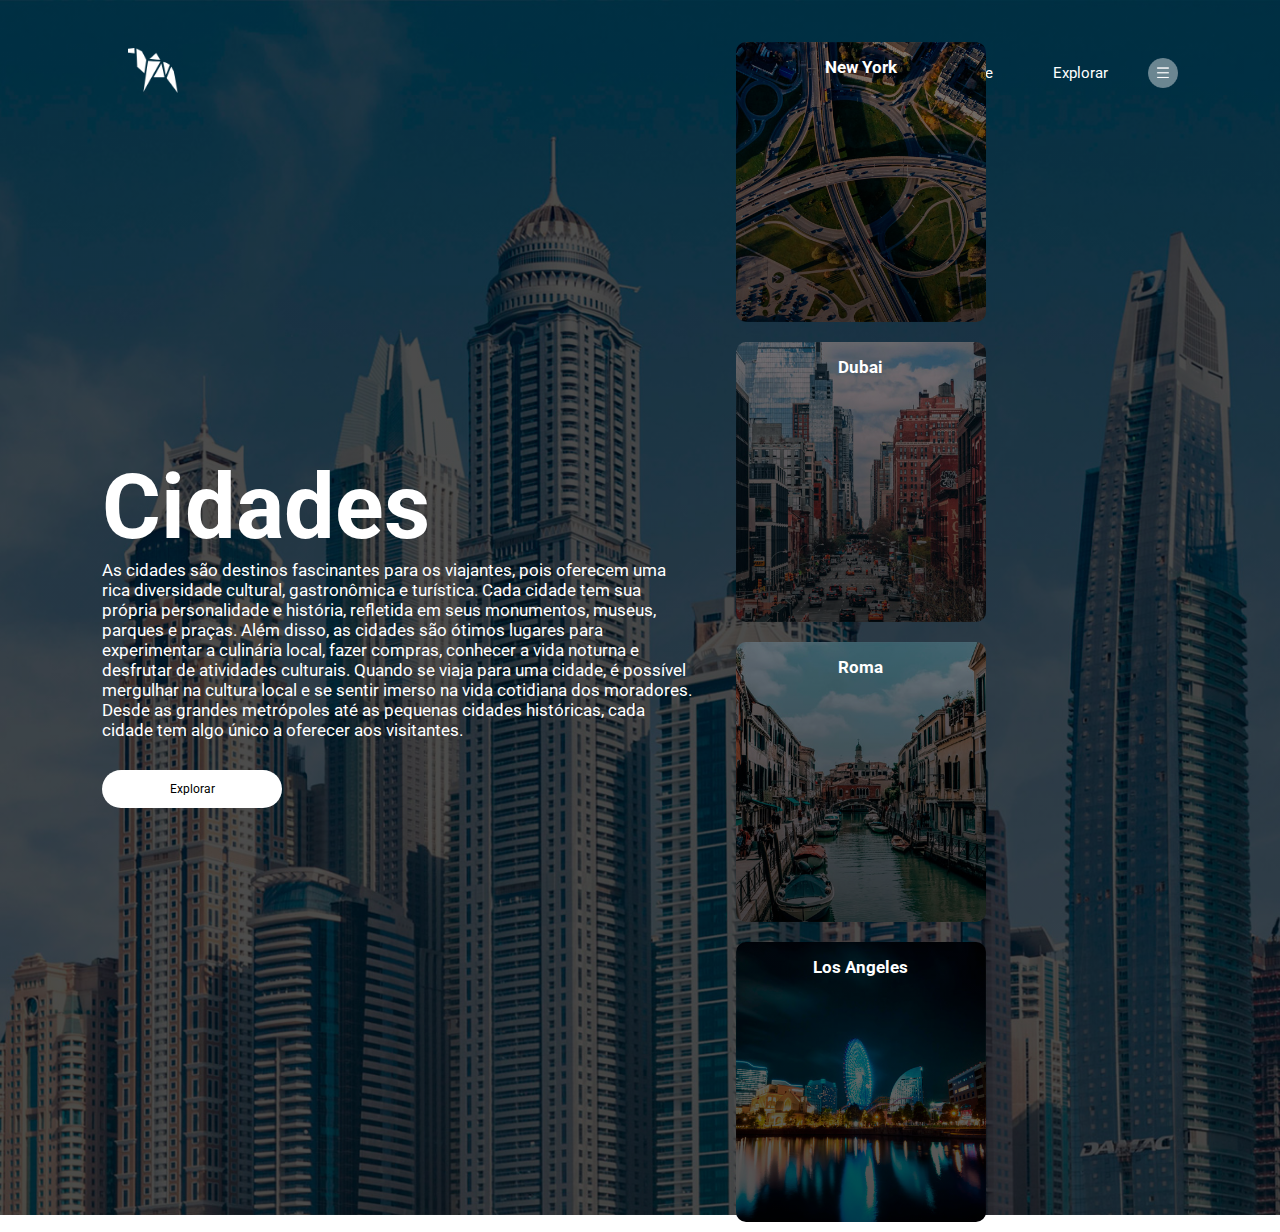
<file: index.html>
<!DOCTYPE html>
<html lang="pt-br">
<head>
    <meta charset="UTF-8">
    <meta http-equiv="X-UA-Compatible" content="IE=edge">
    <meta name="viewport" content="width=device-width, initial-scale=1.0">
    <link rel="stylesheet" href="style.css">
    <link rel="shortcut icon" href="img/favicon.ico" type="image/x-icon">
    <title>City Trip</title>
</head>
<body>
    <div class="container">
        <div class="navbar">
            <a href="index.html"><img src="img/logo.png" alt="logo" class="logo"></a>

            <nav>
                <ul>
                    <li class="marcado"><a href="index.html">Home</a></li>
                    <li><a href="contato.html">Contato</a></li>
                    <li><a href="sobre.html">Sobre</a></li>
                    <li><a href="explorar.html">Explorar</a></li>
                    <img src="img/menu.png" alt="menu" class="menu">
                </ul>
            </nav>
        </div>

        <div class="linha">
            <div class="coluna">
                <div class="cidade">
                <h1>Cidades</h1>
                <p>As cidades são destinos fascinantes para os viajantes, pois oferecem uma rica diversidade cultural, gastronômica e turística. Cada cidade tem sua própria personalidade e história, refletida em seus monumentos, museus, parques e praças. Além disso, as cidades são ótimos lugares para experimentar a culinária local, fazer compras, conhecer a vida noturna e desfrutar de atividades culturais. Quando se viaja para uma cidade, é possível mergulhar na cultura local e se sentir imerso na vida cotidiana dos moradores. Desde as grandes metrópoles até as pequenas cidades históricas, cada cidade tem algo único a oferecer aos visitantes.</p>
                <a href="explorar.html"><button>Explorar</button></a>
                
            </div>
            </div>
        
            <div class="coluna coluna2">
                <div class="carta carta1">
                    <h5>New York</h5>
                    <p>No centro da cidade fica Manhattan, um distrito com alta densidade demográfica que está entre os principais centros comerciais, financeiros e culturais do mundo. Entre seus pontos emblemáticos, destacam-se arranha-céus, como o Empire State Building, e o enorme Central Park. O teatro da Broadway fica em meio às luzes de neon da Times Square.</p>
                </div>
    
                <div class="carta carta2">
                    <h5>Dubai</h5>
                    <p>É uma cidade e um emirado dos Emirados Árabes Unidos conhecida pelos shoppings de luxo, pela arquitetura ultramoderna e pela animada vida noturna. Burj Khalifa, uma torre de 830 metros de altura, domina a linha do horizonte repleta de arranha-céus. Na base, há a Fonte de Dubai, com jatos de água e luzes coreografados ao som de música. </p>
                </div>
    
                <div class="carta carta3">
                    <h5>Roma</h5>
                    <p>É uma cidade cosmopolita, enorme, com quase 3.000 anos de arte, arquitetura e cultura influentes no mundo todo e à mostra. Ruínas antigas como o Fórum e o Coliseu evocam o poder do antigo Império Romano. A Cidade do Vaticano, sede da Igreja Católica Romana, tem a Basílica de São Pedro e os museus do Vaticano, que abrigam obras-primas.</p>
                </div>
    
                <div class="carta carta4">
                    <h5>Los Angeles</h5>
                    <p>É uma grande cidade do sul da Califórnia e também o centro da indústria de cinema e televisão do país. Perto do famoso letreiro de Hollywood, é possível conhecer os bastidores das produções nos estúdios Paramount Pictures, Universal e Warner Brothers. Na Hollywood Boulevard, o TCL Chinese Theatre exibe impressões de mãos e pés de celebridades na Calçada da Fama.</p>
                </div>
            </div>     
        </div>      
    </div>
</body>
</html>
</file>
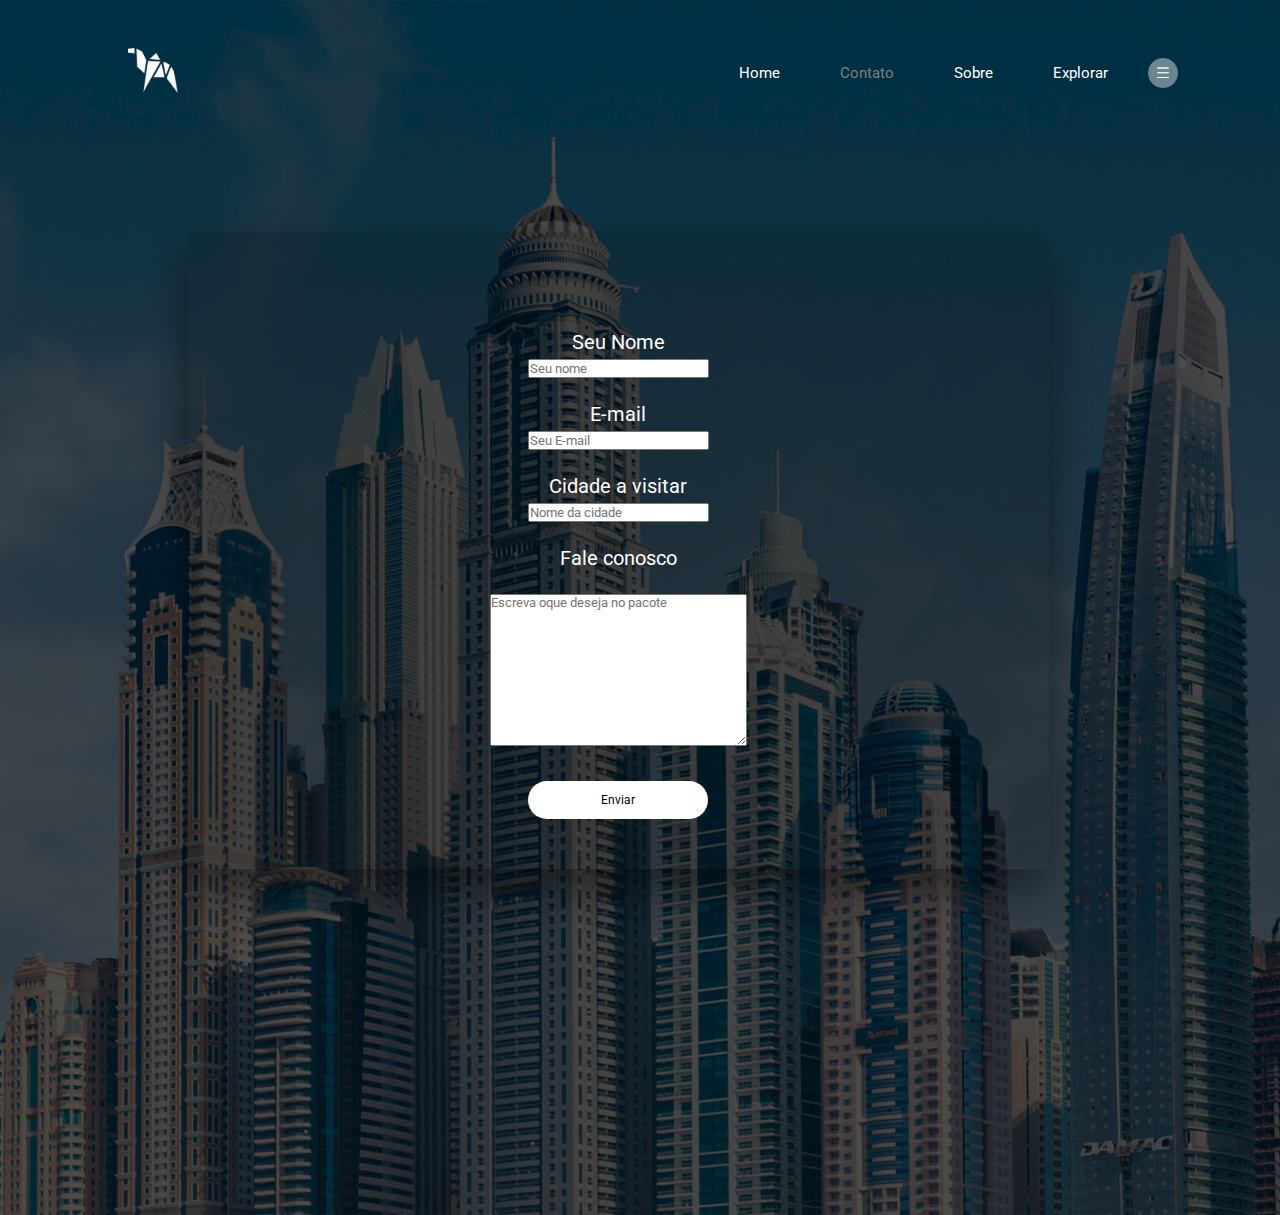
<file: contato.html>
<!DOCTYPE html>
<html lang="pt-br">
<head>
    <meta charset="UTF-8">
    <meta http-equiv="X-UA-Compatible" content="IE=edge">
    <meta name="viewport" content="width=device-width, initial-scale=1.0">
    <link rel="stylesheet" href="style.css">
    <link rel="shortcut icon" href="img/favicon.ico" type="image/x-icon">
    <link rel="shortcut icon" href="img/favicon.ico" type="image/x-icon">
    <title>City Trip</title>
</head>
<body>
    <div class="container">
        <div class="navbar">
            <a href="index.html"><img src="img/logo.png" alt="logo" class="logo"></a>

            <nav>
                <ul>
                    <li><a href="index.html">Home</a></li>
                    <li class="marcado"><a href="contato.html">Contato</a></li>
                    <li><a href="sobre.html">Sobre</a></li>
                    <li><a href="explorar.html">Explorar</a></li>
                    <img src="img/menu.png" alt="menu" class="menu">
                </ul>
            </nav>
        </div>   

        <div class="contato" id="contato">
            <form method="post">
                <label for="nome"><br> <br>Seu Nome</label><br>
                <input type="text" id="nome" placeholder="Seu nome">
    
                <label for="email"><br> <br>E-mail</label><br>
                <input type="text" id="email" placeholder="Seu E-mail">
    
                <label for="email"><br> <br>Cidade a visitar</label><br>
                <input type="text" id="cidade" placeholder="Nome da cidade">
                
                <br> <br> Fale conosco
                <label for="text-area"><br> <br></label>
                <textarea name="text-area" id="text-area" cols="30" rows="10" placeholder="Escreva oque deseja no pacote"></textarea>
                <br>
                
                <a href="mailto:contato.joaoespindola@gmail.com"><button class="button" type="submit" form="contato">Enviar</button></a>
            </form>
        </div>
    </div>
</body>
</html>
</file>
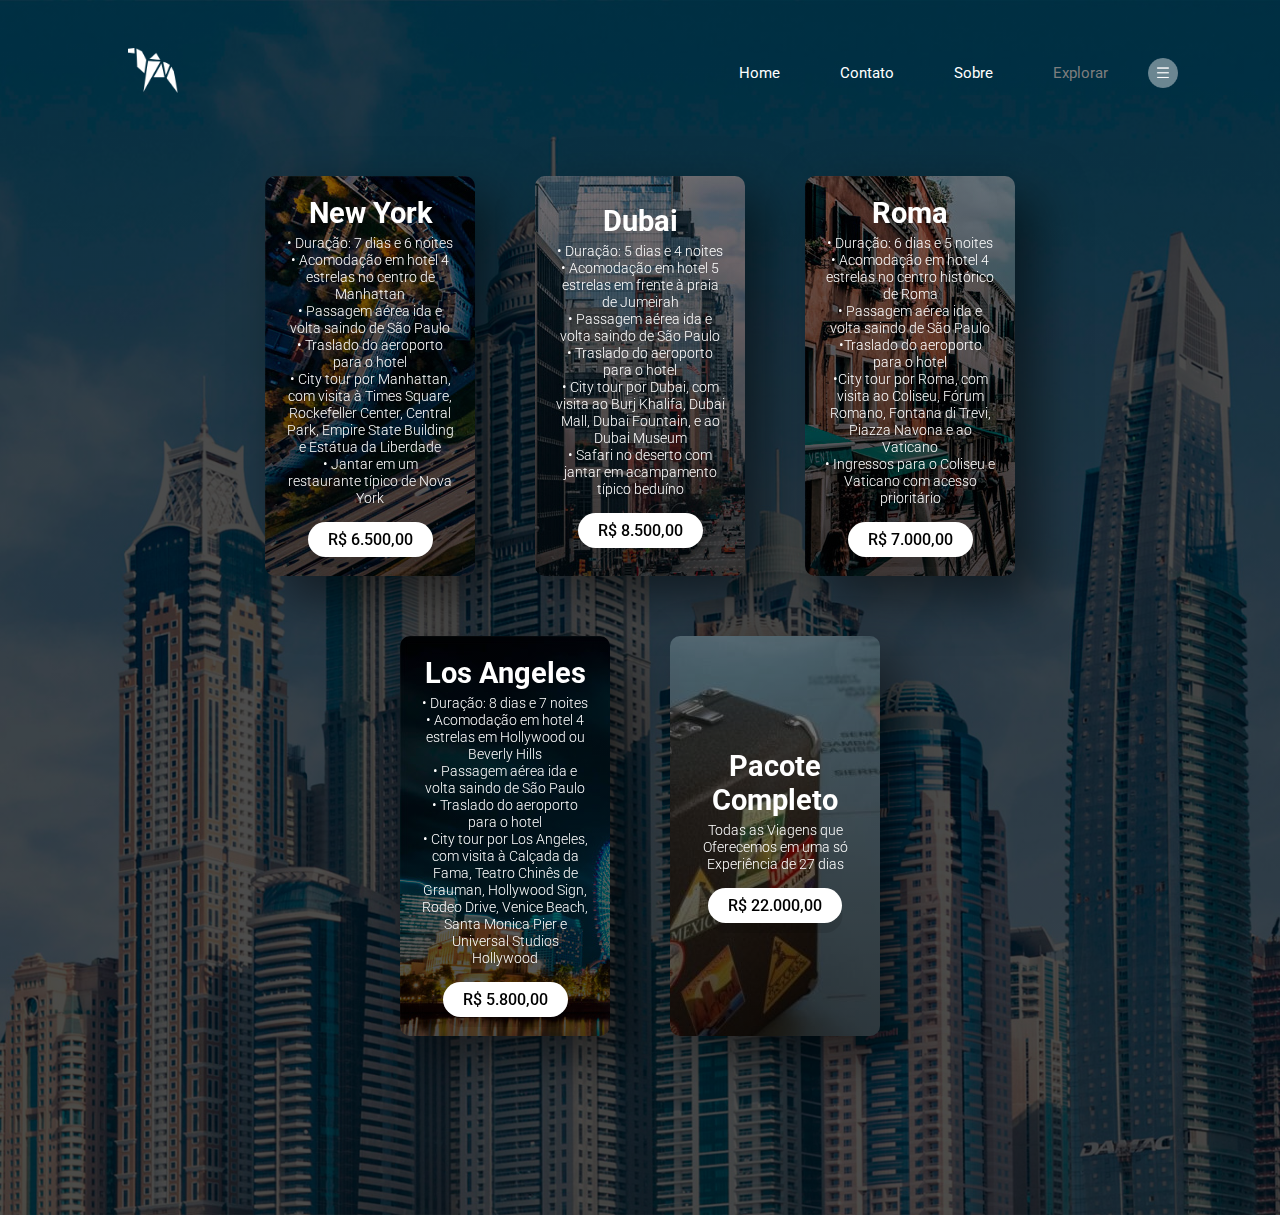
<file: explorar.html>
<!DOCTYPE html>
<html lang="pt-br">
<head>
    <meta charset="UTF-8">
    <meta http-equiv="X-UA-Compatible" content="IE=edge">
    <meta name="viewport" content="width=device-width, initial-scale=1.0">
    <link rel="stylesheet" href="style.css">
    <link rel="shortcut icon" href="img/favicon.ico" type="image/x-icon">
    <title>City Trip</title>
</head>
<body>
    <div class="container">
        <div class="navbar">
            <a href="index.html"><img src="img/logo.png" alt="logo" class="logo"></a>
            <nav>
                <ul>
                    <li><a href="index.html">Home</a></li>
                    <li><a href="contato.html">Contato</a></li>
                    <li><a href="sobre.html">Sobre</a></li>
                    <li class="marcado"><a href="explorar.html">Explorar</a></li>
                    <img src="img/menu.png" alt="menu" class="menu">
                </ul>
            </nav>
        </div> 
        <div class="cards">
            <div class="card card1">
                <div class="content">
                    <h3>New York</h3>
                    <p>	&bull; Duração: 7 dias e 6 noites <br>
                        &bull; Acomodação em hotel 4 estrelas no centro de Manhattan <br>
                        &bull; Passagem aérea ida e volta saindo de São Paulo <br>
                        &bull; Traslado do aeroporto para o hotel <br>
                        &bull; City tour por Manhattan, com visita à Times Square, Rockefeller Center, Central Park, Empire State Building e Estátua da Liberdade <br>
                        &bull; Jantar em um restaurante típico de Nova York

                    </p>
                    <a href="#">R$ 6.500,00</a>
                    </div>
            </div> 

            <div class="card card2">
                <div class="content">
                    <h3>Dubai</h3>
                    <p>&bull; Duração: 5 dias e 4 noites
                        &bull; Acomodação em hotel 5 estrelas em frente à praia de Jumeirah <br>
                        &bull; Passagem aérea ida e volta saindo de São Paulo <br>
                        &bull; Traslado do aeroporto para o hotel <br>
                        &bull; City tour por Dubai, com visita ao Burj Khalifa, Dubai Mall, Dubai Fountain, e ao Dubai Museum <br>
                        &bull; Safari no deserto com jantar em acampamento típico beduíno
                    </p>
                    <a href="#">R$ 8.500,00</a>
                </div> 
            </div> 

            <div class="card card3">
                <div class="content">
                    <h3>Roma</h3>
                    <p>&bull; Duração: 6 dias e 5 noites <br>
                        &bull; Acomodação em hotel 4 estrelas no centro histórico de Roma <br>
                        &bull; Passagem aérea ida e volta saindo de São Paulo <br>
                        &bull;Traslado do aeroporto para o hotel <br>
                        &bull;City tour por Roma, com visita ao Coliseu, Fórum Romano, Fontana di Trevi, Piazza Navona e ao Vaticano<br>
                        &bull; Ingressos para o Coliseu e Vaticano com acesso prioritário <br>
                        
                    </p>
                    <a href="#">R$ 7.000,00</a>
                </div> 
            </div> 

            <div class="card card4">
                <div class="content">
                    <h3>Los Angeles</h3>
                    <p>&bull; Duração: 8 dias e 7 noites <br>
                        &bull; Acomodação em hotel 4 estrelas em Hollywood ou Beverly Hills <br>
                        &bull; Passagem aérea ida e volta saindo de São Paulo <br>
                        &bull; Traslado do aeroporto para o hotel <br> 
                        &bull; City tour por Los Angeles, com visita à Calçada da Fama, Teatro Chinês de Grauman, Hollywood Sign, Rodeo Drive, Venice Beach, Santa Monica Pier e Universal Studios Hollywood 
                        
                    </p>
                    <a href="#">R$ 5.800,00</a>
                </div> 
            </div> 

            <div class="card card5">
                <div class="content">
                    <h3>Pacote Completo</h3>
                    <p> 
                        Todas as Viagens que Oferecemos em uma só Experiência de 27 dias
                    </p>
                    <a href="#">R$ 22.000,00</a>
                </div> 
            </div> 

        </div>
    </div>
    <script type="text/javascript" src="vanilla-tilt.js"></script>
    <script>
        VanillaTilt.init(document.querySelectorAll(".card"), {
            max: 15,
            speed: 400,
            glare: true,
            "max-glare": 0.3,
        } );
    </script>
</body>
</html>
</file>
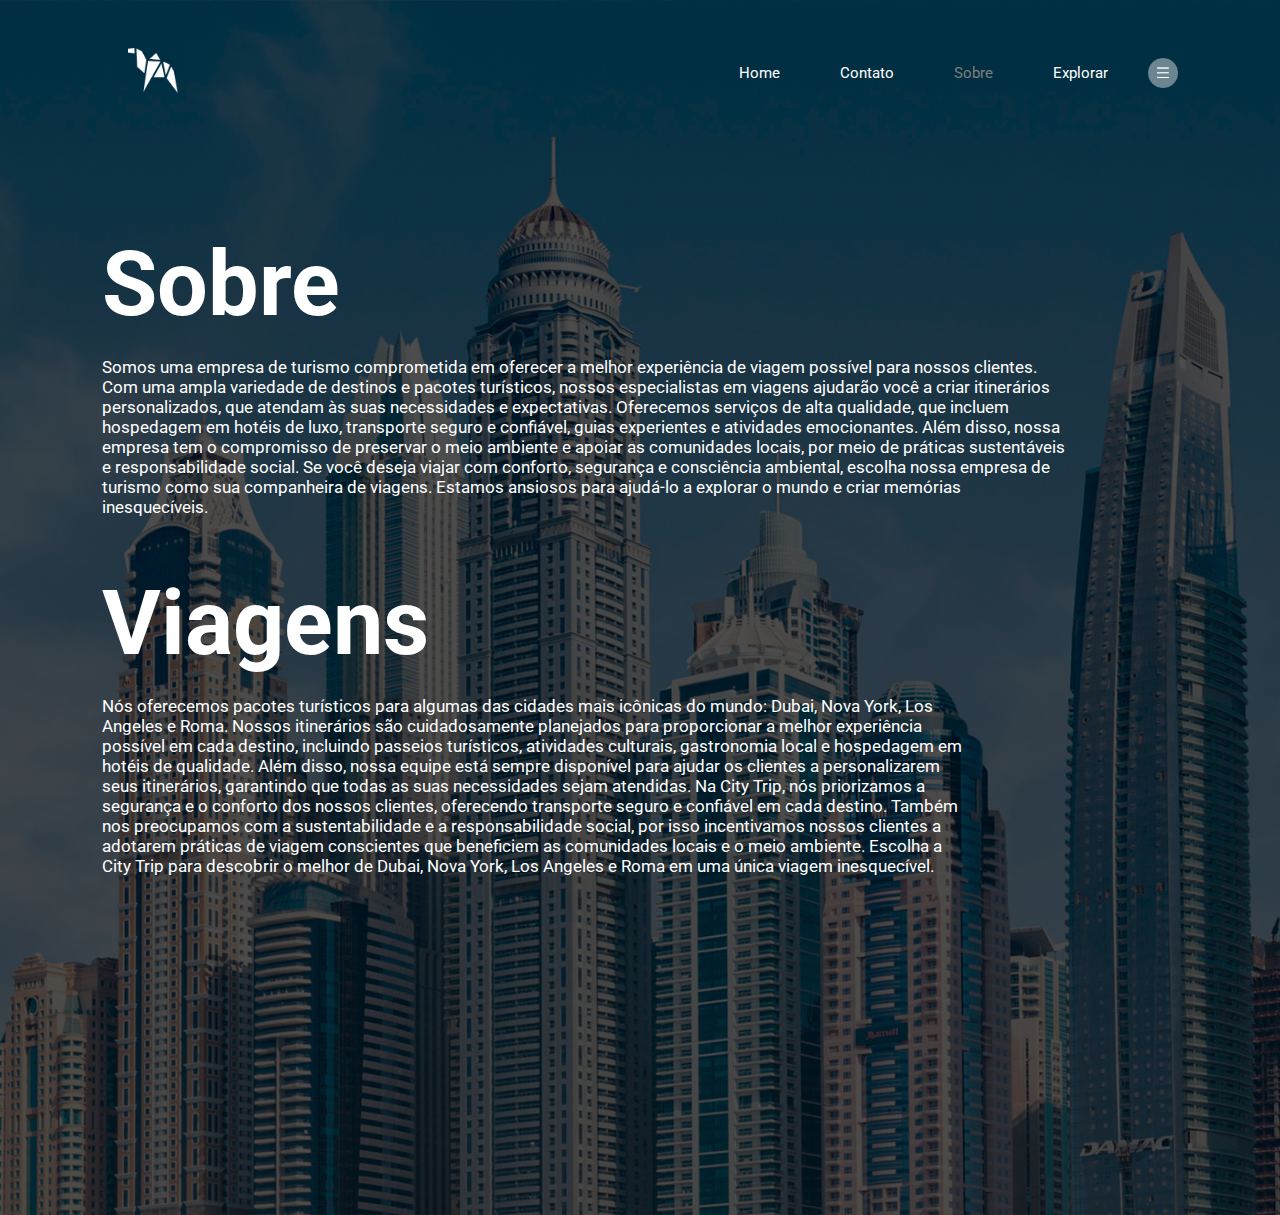
<file: sobre.html>
<!DOCTYPE html>
<html lang="pt-br">
<head>
    <meta charset="UTF-8">
    <meta http-equiv="X-UA-Compatible" content="IE=edge">
    <meta name="viewport" content="width=device-width, initial-scale=1.0">
    <link rel="stylesheet" href="style.css">
    <link rel="shortcut icon" href="img/favicon.ico" type="image/x-icon">
    <title>City Trip</title>
</head>
<body>
    <div class="container">
        <div class="navbar">
            <a href="index.html"><img src="img/logo.png" alt="logo" class="logo"></a>

            <nav>
                <ul>
                    <li><a href="index.html">Home</a></li>
                    <li><a href="contato.html">Contato</a></li>
                    <li class="marcado"><a href="sobre.html">Sobre</a></li>
                    <li><a href="explorar.html">Explorar</a></li>
                    <img src="img/menu.png" alt="menu" class="menu">
                </ul>
            </nav>
        </div>
        <div class="sobre">
            <h1>Sobre</h1>
            <p>Somos uma empresa de turismo comprometida em oferecer a melhor experiência de viagem possível para nossos clientes. Com uma ampla variedade de destinos e pacotes turísticos, nossos especialistas em viagens ajudarão você a criar itinerários personalizados, que atendam às suas necessidades e expectativas. Oferecemos serviços de alta qualidade, que incluem hospedagem em hotéis de luxo, transporte seguro e confiável, guias experientes e atividades emocionantes. Além disso, nossa empresa tem o compromisso de preservar o meio ambiente e apoiar as comunidades locais, por meio de práticas sustentáveis e responsabilidade social. Se você deseja viajar com conforto, segurança e consciência ambiental, escolha nossa empresa de turismo como sua companheira de viagens. Estamos ansiosos para ajudá-lo a explorar o mundo e criar memórias inesquecíveis.</p>
        </div>

        <div class="viagens">
            <h1>Viagens</h1>
            <p>Nós oferecemos pacotes turísticos para algumas das cidades mais icônicas do mundo: Dubai, Nova York, Los Angeles e Roma. Nossos itinerários são cuidadosamente planejados para proporcionar a melhor experiência possível em cada destino, incluindo passeios turísticos, atividades culturais, gastronomia local e hospedagem em hotéis de qualidade. Além disso, nossa equipe está sempre disponível para ajudar os clientes a personalizarem seus itinerários, garantindo que todas as suas necessidades sejam atendidas. Na City Trip, nós priorizamos a segurança e o conforto dos nossos clientes, oferecendo transporte seguro e confiável em cada destino. Também nos preocupamos com a sustentabilidade e a responsabilidade social, por isso incentivamos nossos clientes a adotarem práticas de viagem conscientes que beneficiem as comunidades locais e o meio ambiente. Escolha a City Trip para descobrir o melhor de Dubai, Nova York, Los Angeles e Roma em uma única viagem inesquecível.</p>

        </div>
    </div>
</body>
</html>
</file>
<file: style.css>
@import url('https://fonts.googleapis.com/css2?family=Roboto:wght@300;400;500;700&display=swap');
*{
    padding: 0;
    margin: 0;
    box-sizing: border-box;
    font-family: 'Roboto', sans-serif;
}

.container{
    width: 100%;
    height: 100vh;
    min-height: 135vh;
    background-image: linear-gradient(rgba(0,0,0,0.7), rgba(0,0,0,0.7)), url(img/background.jpg);
    background-position: center;
    background-size: cover;
    padding: 0 8%;
}

.navbar{
    height: 12%;
    display: flex;
    align-items: center;
    justify-content: space-between;
    margin-left: 2vw;
}

nav ul{
    display: flex;
    align-items: center;
}

nav ul li{
    list-style: none;
    margin-left: 60px;
}

nav ul li a{
    text-decoration: none;
    color: #fff;
    font-size: 15px;
}

nav ul li a:hover{
    text-decoration: none;
    color: #929292;
    font-size: 15px;
}

.logo{
    width: 50px;
    cursor: pointer;
}

.menu{
    width: 30px;
    margin-left: 40px;
}

.linha{
    display: flex;
    height: 80%;
    align-items: center;
}

.cidade p{
    font-size: 17px;
    width: 130%;
}

.coluna{
    width: 80%;
}

.coluna2{
    margin-left: 15%;
}

h1{
    color: #fff;
    font-size: 90px;
}

p{
    color: #fff;
    font-size: 13px;
}

button{
    width: 180px;
    color: #000;
    font-size: 12px;
    padding: 12px 0;
    background-color: #fff;
    border: 0;
    border-radius: 20px;
    margin-top: 30px;
}

button:hover{
    background-color: #bbbbbb;
    cursor: pointer;
}

.carta{
    width: 250px;
    height: 280px;
    display: inline-block;
    border-radius: 10px;
    padding: 15px 25px;
    cursor: pointer;
    margin: 10px 15px;
    background-position: center;
    background-size: cover;
    transition: 0.5s;
    background-image: linear-gradient(rgba(0,0,0,0.7), rgba(0,0,0,0.7));
}

.carta p{
    margin-top: 15px;
    transition: 0.5s;
    opacity: 0;
    transform: translateY(15px);
}

.carta:hover p{
    transform: translateY(0px);
    opacity: 1;
}

.carta:hover{
    transform: translateY(-15px);  
}

.carta1{
    background-image: linear-gradient(rgba(0,0,0,0.5), rgba(0,0,0,0.7)), url(img/img1.jpg);
    text-align: center;
}

.carta2{
    background-image: linear-gradient(rgba(0,0,0,0.5), rgba(0,0,0,0.7)), url(img/img2.jpg);
    text-align: center;
}

.carta3{
    background-image: linear-gradient(rgba(0,0,0,0.5), rgba(0,0,0,0.7)), url(img/img3.jpg);
    text-align: center;
}

.carta4{
    background-image: linear-gradient(rgba(0,0,0,0.5), rgba(0,0,0,0.7)), url(img/img4.jpg);
    text-align: center;
}

h5{
    color: rgb(255, 255, 255);
    font-size: 17px;
}

/*contato*/
.contato{
    margin-top: 8%;
    color:#ffffff;
    width: 80%;
    margin-left: 8%;
    padding: 50px 40px;
    border-radius: 0px 20px;
    background-color: #00000023;
    box-shadow: 0px 20px 40px #00000071;
    font-size: 20px;
    margin-bottom: 5%;
    text-align: center;
}

/*Sobre*/
.sobre{
    margin-top: 8%;
    width: 90%;
}

.sobre p{
    font-size: 17px;
    margin-top: 20px;
}

.viagens{
    margin-top: 5%;
    width: 80%;
}


.viagens p{
    font-size: 17px;
    margin-top: 20px;
}

/*Explorar*/

body{
    display: flex;
    justify-content: center;
    align-items: center;
    min-height: 100vh;
}



.cards{
    position: relative;
    display: flex;
    justify-content: center;
    align-items: center;
    max-width: 1800px;
    flex-wrap: wrap;
    z-index: 1;
    min-height: 80vh;
}

.cards .card{
    position: relative;
    width: 210px;
    height: 400px;
    margin: 30px;
    box-shadow: 20px 20px 50px rgba(0, 0, 0, 0.5);
    border-radius: 10px;
    overflow: hidden;
    display: flex;
    justify-content: center;
    align-items: center;
}

.cards .card .content{
    padding: 20px;
    text-align: center;
    transition: 0.5s;
}

.cards .card:hover .content{
    transform: translateY(0px);
    opacity: 1;
}

.cards .card .content h2{
    position: absolute;
    top: -80px;
    right: 30px;
    font-size: 8em;
    color: rgba(250, 255, 255, 0.02);
    pointer-events: none;
}

.cards .card .content h3{
    font-size: 1.8em;
    color: #fff;
    z-index: 1;
}

.cards .card .content p{
    font-size: 0.9em;
    color: #fff;
    font-weight: 300;
    margin-top: 5px;
}

.cards .card .content a{
    position: relative;
    display: inline-block;
    padding: 8px 20px;
    margin-top: 15px;
    background: #fff;
    color: #000;
    text-decoration: none;
    border-radius: 20px;
    font-weight: 500;
    box-shadow: 0.5px 10px rgba(0, 0, 0, 0.1);
}

.cards .card .content a:hover{
    background-color: rgb(0, 252, 0);
}

.card1{
    background-image: linear-gradient(rgba(0,0,0,0.5), rgba(0,0,0,0.7)), url(img/img1.jpg);
}

.card2{
    background-image: linear-gradient(rgba(0,0,0,0.5), rgba(0,0,0,0.7)), url(img/img2.jpg);
}

.card3{
    background-image: linear-gradient(rgba(0,0,0,0.5), rgba(0,0,0,0.7)), url(img/img3.jpg);
}

.card4{
    background-image: linear-gradient(rgba(0,0,0,0.5), rgba(0,0,0,0.7)), url(img/img4.jpg);
}

.card5{
    background-image: linear-gradient(rgba(0,0,0,0.5), rgba(0,0,0,0.7)), url(img/completo.jpg);
    background-position: center;
}


.marcado a{
    color: #7e7e7e;
}
</file>
